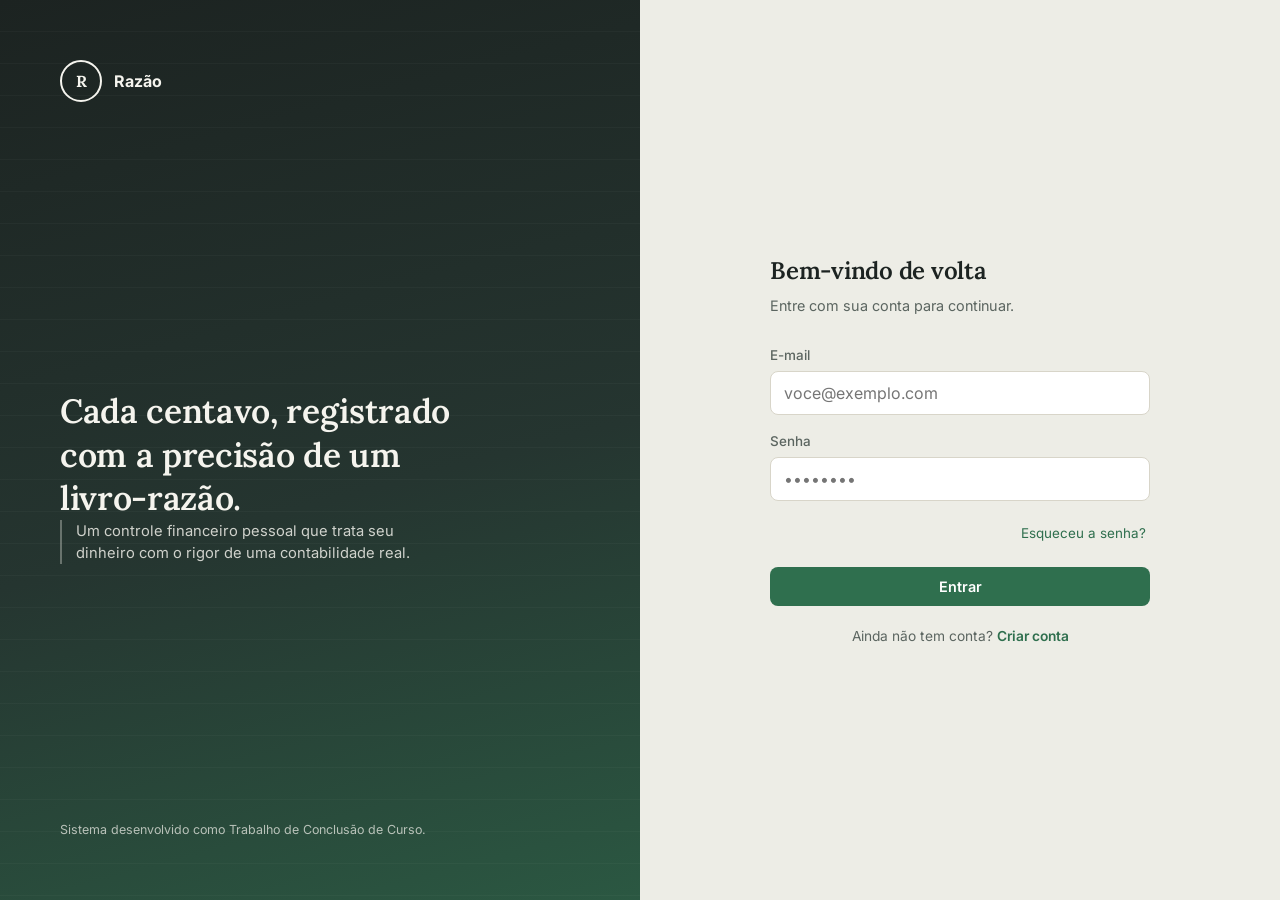
<file: controle de gastos/controle-gastos/index.html>
<!DOCTYPE html>
<html lang="pt-BR">
<head>
  <meta charset="UTF-8">
  <title>Razão — Controle de Gastos Pessoais</title>
  <meta http-equiv="refresh" content="0; url=pages/login.html">
</head>
<body>
  <script src="js/storage.js"></script>
  <script>
    // Se já existir sessão ativa, pula direto para a área correta
    const sessao = Storage.getSession();
    if (sessao) {
      const usuario = Storage.getCurrentUser();
      if (usuario) {
        window.location.replace(usuario.tipo === 'admin' ? 'pages/admin.html' : 'pages/dashboard.html');
      } else {
        window.location.replace('pages/login.html');
      }
    } else {
      window.location.replace('pages/login.html');
    }
  </script>
  <noscript>
    <meta http-equiv="refresh" content="0; url=pages/login.html">
  </noscript>
</body>
</html>
</file>
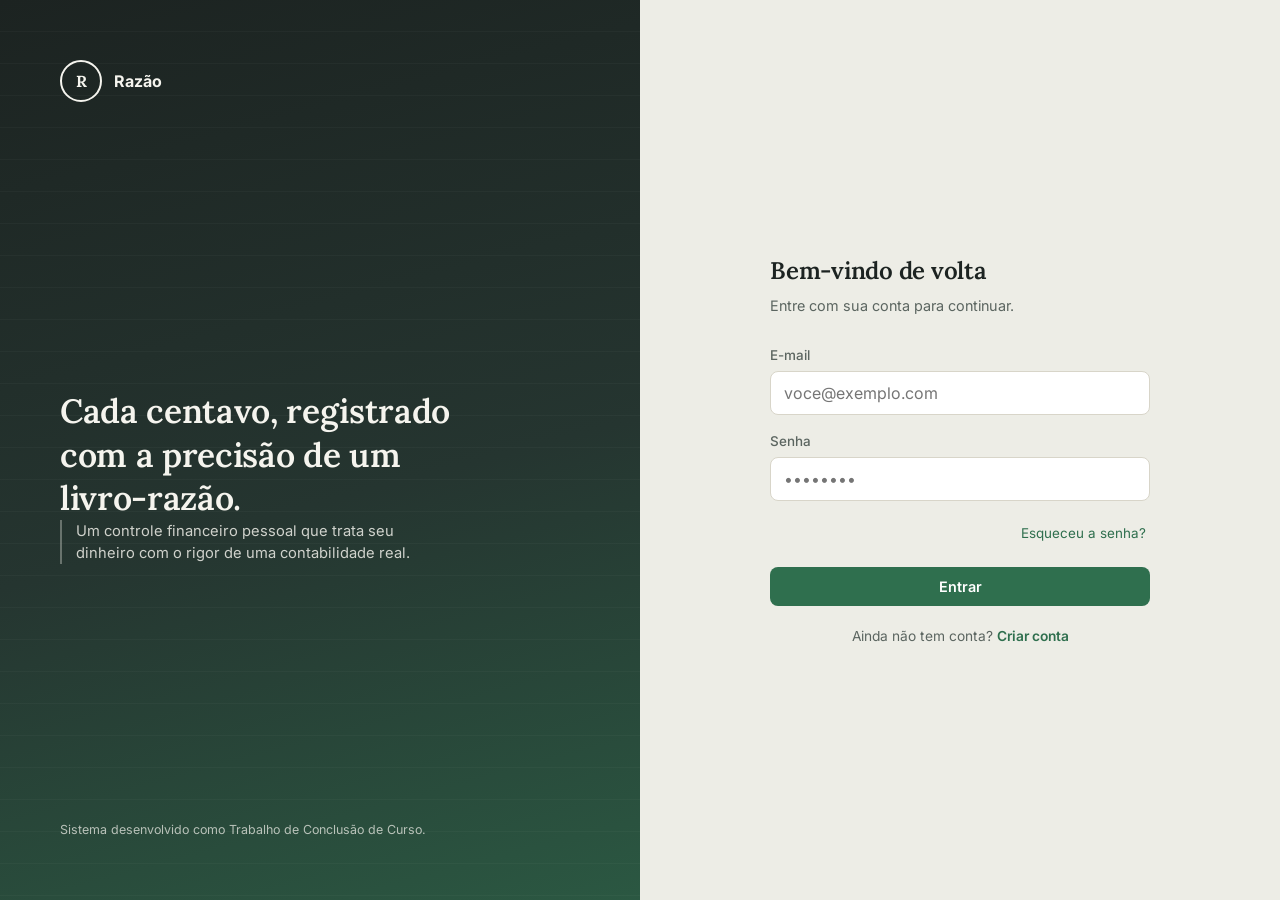
<file: controle de gastos/controle-gastos/pages/admin.html>
<!DOCTYPE html>
<html lang="pt-BR" data-tema="light">
<head>
  <meta charset="UTF-8">
  <meta name="viewport" content="width=device-width, initial-scale=1.0">
  <title>Painel Admin — Razão</title>
  <link rel="stylesheet" href="../css/style.css">
  <link rel="stylesheet" href="../css/components.css">
  <link rel="stylesheet" href="../css/admin.css">
  <link rel="stylesheet" href="../css/responsive.css">
</head>
<body data-pagina="admin" data-titulo="Painel Administrativo" data-subtitulo="Visão geral do sistema">
  <div class="app-shell">
    <aside class="sidebar" id="sidebar"></aside>

    <div class="conteudo">
      <header class="topo" id="topo"></header>

      <main class="pagina">
        <section class="grade-cards" id="cards-admin"></section>

        <div class="abas-admin">
          <button class="aba-admin aba-admin--ativa" data-aba="usuarios">Usuários</button>
          <button class="aba-admin" data-aba="categorias">Categorias</button>
        </div>

        <!-- Aba: usuários -->
        <div class="card painel-aba" id="aba-usuarios">
          <div class="tabela-wrap">
            <table class="tabela">
              <thead>
                <tr>
                  <th>Nome</th>
                  <th>E-mail</th>
                  <th>Tipo</th>
                  <th>Cadastro</th>
                  <th>Status</th>
                  <th></th>
                </tr>
              </thead>
              <tbody id="corpo-tabela-usuarios"></tbody>
            </table>
          </div>
        </div>

        <!-- Aba: categorias -->
        <div class="card painel-aba" id="aba-categorias" style="display:none;">
          <div style="display:flex; justify-content:space-between; align-items:center; margin-bottom:16px;">
            <p style="color:var(--cor-texto-suave); font-size:0.85rem; max-width:460px;">
              Gerenciamento de categorias (demonstração de interface). As categorias padrão do sistema
              são usadas nos formulários de receitas e despesas.
            </p>
            <button class="botao botao--primario" id="botao-nova-categoria" style="white-space:nowrap;">+ Nova categoria</button>
          </div>

          <h4 style="font-size:0.85rem; margin-bottom:10px; color:var(--cor-texto-suave);">Categorias de despesa</h4>
          <div class="lista-categorias" id="lista-categorias-despesa"></div>

          <h4 style="font-size:0.85rem; margin:20px 0 10px; color:var(--cor-texto-suave);">Categorias de receita</h4>
          <div class="lista-categorias" id="lista-categorias-receita"></div>
        </div>
      </main>
    </div>
  </div>

  <!-- Modal: nova categoria (demonstração) -->
  <div class="modal-fundo" id="modal-categoria">
    <div class="modal" style="max-width:380px;">
      <div class="modal-cabecalho">
        <h3>Nova categoria</h3>
        <button class="modal-fechar" data-fechar-modal="modal-categoria">✕</button>
      </div>
      <form id="form-categoria">
        <div class="campo" id="campo-categoria-nome">
          <label for="categoria-nome">Nome da categoria</label>
          <input type="text" id="categoria-nome" required>
          <span class="campo-erro">Informe um nome.</span>
        </div>
        <div class="campo">
          <label for="categoria-tipo">Aplicar em</label>
          <select id="categoria-tipo">
            <option value="despesa">Despesas</option>
            <option value="receita">Receitas</option>
          </select>
        </div>
        <div class="modal-rodape">
          <button type="button" class="botao botao--secundario" data-fechar-modal="modal-categoria">Cancelar</button>
          <button type="submit" class="botao botao--primario">Adicionar</button>
        </div>
      </form>
    </div>
  </div>

  <script src="../js/storage.js"></script>
  <script src="../js/utils.js"></script>
  <script src="../js/app.js"></script>
  <script src="../js/admin.js"></script>
</body>
</html>
</file>
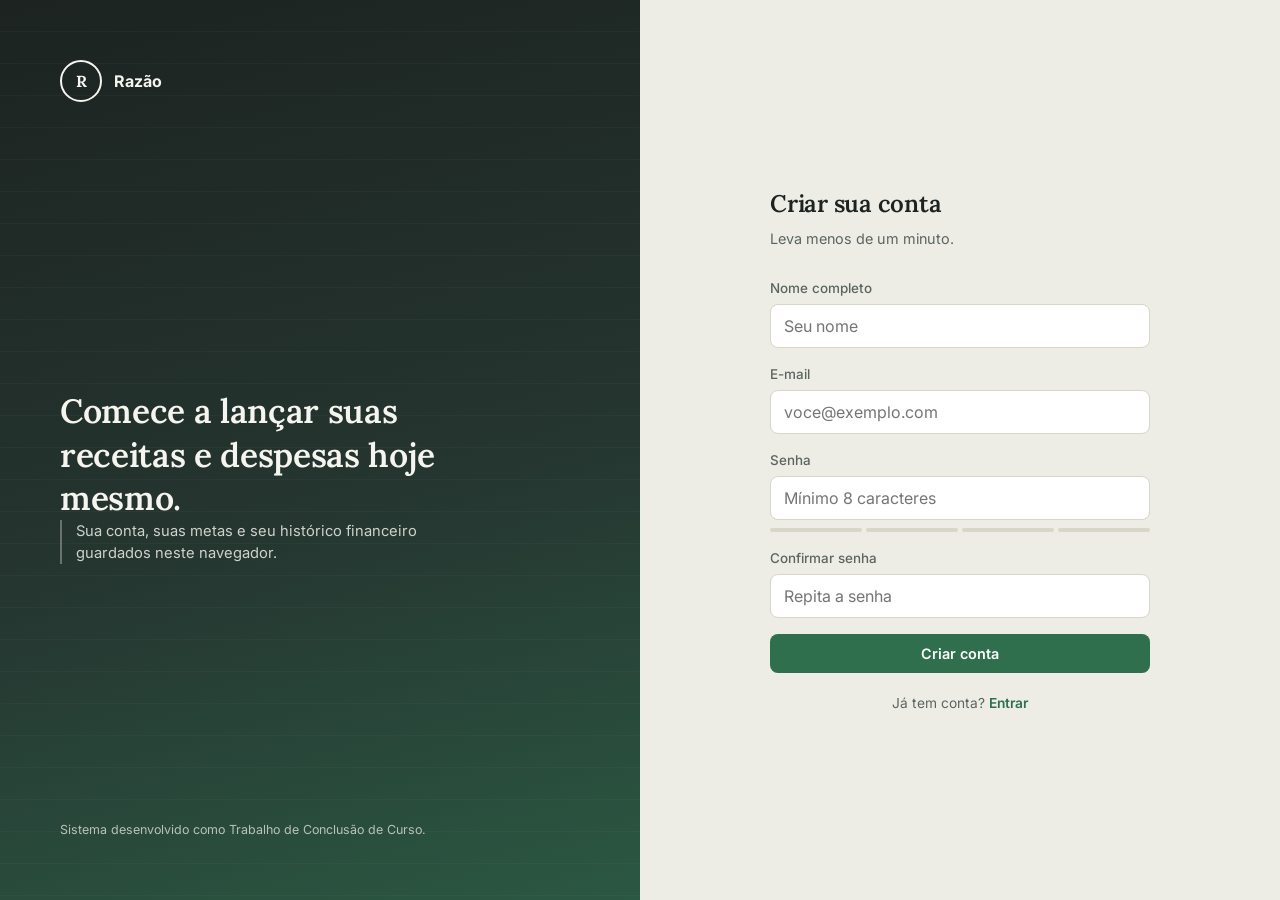
<file: controle de gastos/controle-gastos/pages/cadastro.html>
<!DOCTYPE html>
<html lang="pt-BR" data-tema="light">
<head>
  <meta charset="UTF-8">
  <meta name="viewport" content="width=device-width, initial-scale=1.0">
  <title>Criar conta — Razão</title>
  <link rel="stylesheet" href="../css/style.css">
  <link rel="stylesheet" href="../css/components.css">
  <link rel="stylesheet" href="../css/login.css">
  <link rel="stylesheet" href="../css/responsive.css">
</head>
<body>
  <div class="tela-auth">
    <aside class="auth-vitrine">
      <div class="auth-vitrine__marca">
        <div class="auth-vitrine__selo">R</div>
        <strong>Razão</strong>
      </div>
      <div>
        <h2 class="auth-vitrine__titulo">Comece a lançar suas receitas e despesas hoje mesmo.</h2>
        <p class="auth-vitrine__citacao">Sua conta, suas metas e seu histórico financeiro guardados neste navegador.</p>
      </div>
      <p style="font-size:0.78rem; opacity:0.7; position:relative;">Sistema desenvolvido como Trabalho de Conclusão de Curso.</p>
    </aside>

    <div class="auth-form-lado">
      <div class="auth-caixa">
        <h1>Criar sua conta</h1>
        <p class="subtitulo">Leva menos de um minuto.</p>

        <form id="form-cadastro" novalidate>
          <div class="campo" id="campo-nome">
            <label for="nome">Nome completo</label>
            <input type="text" id="nome" name="nome" placeholder="Seu nome" autocomplete="name" required>
            <span class="campo-erro">Informe seu nome.</span>
          </div>

          <div class="campo" id="campo-email">
            <label for="email">E-mail</label>
            <input type="email" id="email" name="email" placeholder="voce@exemplo.com" autocomplete="email" required>
            <span class="campo-erro">E-mail inválido ou já cadastrado.</span>
          </div>

          <div class="campo" id="campo-senha">
            <label for="senha">Senha</label>
            <input type="password" id="senha" name="senha" placeholder="Mínimo 8 caracteres" autocomplete="new-password" required>
            <div class="forca-senha"><span></span><span></span><span></span><span></span></div>
            <span class="campo-erro">A senha deve ter pelo menos 8 caracteres.</span>
          </div>

          <div class="campo" id="campo-confirmar-senha">
            <label for="confirmar-senha">Confirmar senha</label>
            <input type="password" id="confirmar-senha" name="confirmar-senha" placeholder="Repita a senha" autocomplete="new-password" required>
            <span class="campo-erro">As senhas não coincidem.</span>
          </div>

          <button type="submit" class="botao botao--primario botao--bloco">Criar conta</button>
        </form>

        <p class="auth-rodape">Já tem conta? <a href="login.html" style="color:var(--cor-receita); font-weight:600;">Entrar</a></p>
      </div>
    </div>
  </div>

  <script src="../js/storage.js"></script>
  <script src="../js/utils.js"></script>
  <script src="../js/cadastro.js"></script>
</body>
</html>
</file>
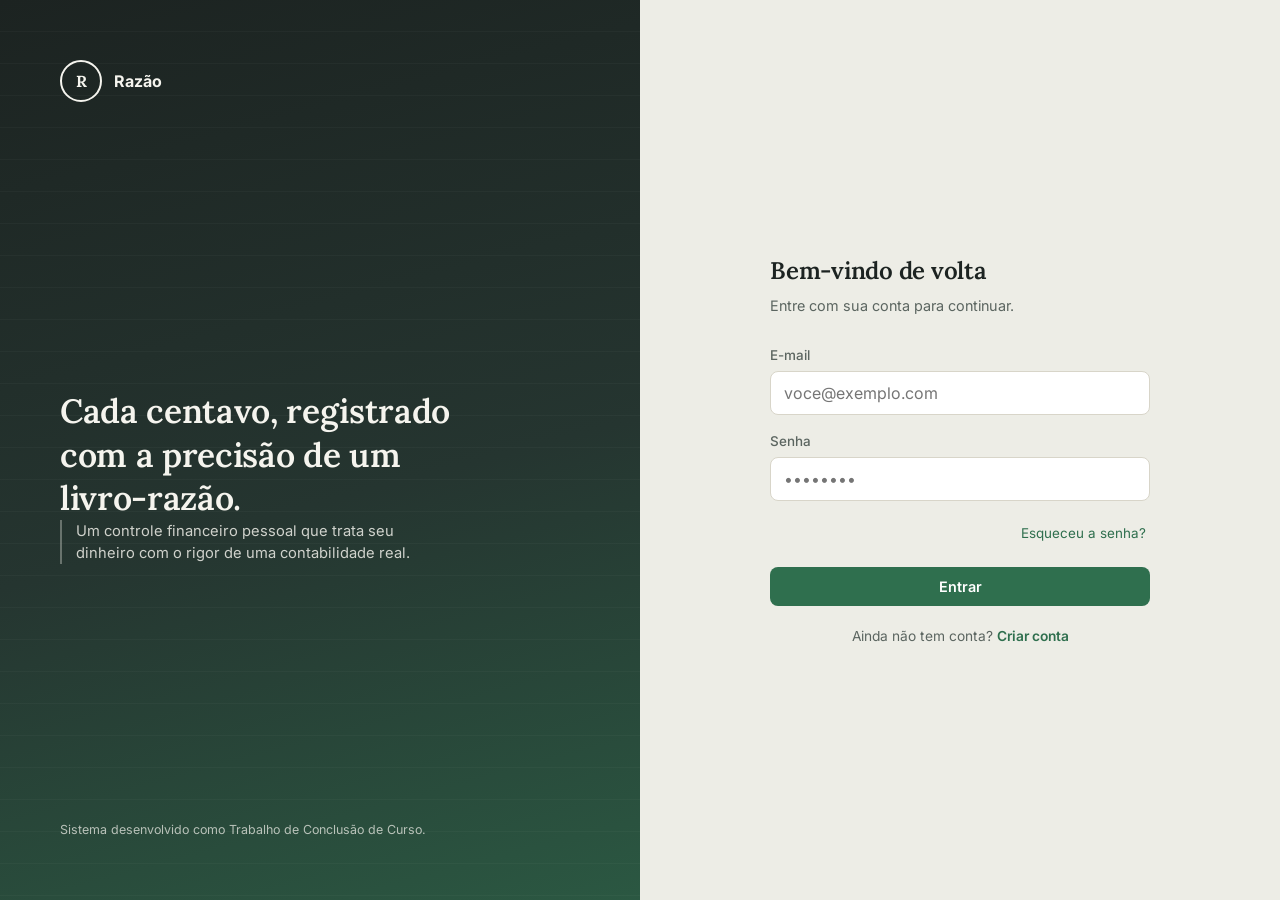
<file: controle de gastos/controle-gastos/pages/despesas.html>
<!DOCTYPE html>
<html lang="pt-BR" data-tema="light">
<head>
  <meta charset="UTF-8">
  <meta name="viewport" content="width=device-width, initial-scale=1.0">
  <title>Despesas — Razão</title>
  <link rel="stylesheet" href="../css/style.css">
  <link rel="stylesheet" href="../css/components.css">
  <link rel="stylesheet" href="../css/responsive.css">
</head>
<body data-pagina="despesas" data-titulo="Despesas" data-subtitulo="Gerencie suas saídas financeiras">
  <div class="app-shell">
    <aside class="sidebar" id="sidebar"></aside>

    <div class="conteudo">
      <header class="topo" id="topo"></header>

      <main class="pagina">
        <div style="display:flex; justify-content:flex-end; margin-bottom:16px;">
          <button class="botao botao--primario" id="botao-nova-despesa">+ Nova despesa</button>
        </div>

        <div class="card">
          <div class="barra-filtros">
            <div class="campo-busca">
              <input type="text" id="busca-despesas" placeholder="Pesquisar por descrição...">
            </div>
            <select class="select-filtro" id="filtro-categoria-despesa">
              <option value="">Todas as categorias</option>
              <option>Alimentação</option>
              <option>Transporte</option>
              <option>Saúde</option>
              <option>Educação</option>
              <option>Lazer</option>
              <option>Moradia</option>
              <option>Contas</option>
              <option>Investimentos</option>
              <option>Outros</option>
            </select>
            <select class="select-filtro" id="filtro-pagamento-despesa">
              <option value="">Toda forma de pagamento</option>
              <option>PIX</option>
              <option>Dinheiro</option>
              <option>Cartão de Crédito</option>
              <option>Cartão de Débito</option>
              <option>Boleto</option>
            </select>
          </div>

          <div class="tabela-wrap">
            <table class="tabela">
              <thead>
                <tr>
                  <th>Descrição</th>
                  <th>Categoria</th>
                  <th>Pagamento</th>
                  <th>Data</th>
                  <th>Valor</th>
                  <th></th>
                </tr>
              </thead>
              <tbody id="corpo-tabela-despesas"></tbody>
            </table>
          </div>

          <div id="estado-vazio-despesas" style="display:none;" class="estado-vazio">
            <h3>Nenhuma despesa encontrada</h3>
            <p>Cadastre sua primeira despesa ou ajuste os filtros de busca.</p>
          </div>

          <div class="paginacao" id="paginacao-despesas"></div>
        </div>
      </main>
    </div>
  </div>

  <!-- Modal: nova/editar despesa -->
  <div class="modal-fundo" id="modal-despesa">
    <div class="modal">
      <div class="modal-cabecalho">
        <h3 id="titulo-modal-despesa">Nova despesa</h3>
        <button class="modal-fechar" data-fechar-modal="modal-despesa">✕</button>
      </div>
      <form id="form-despesa">
        <input type="hidden" id="despesa-id">

        <div class="campo" id="campo-despesa-descricao">
          <label for="despesa-descricao">Descrição</label>
          <input type="text" id="despesa-descricao" placeholder="Ex: Supermercado" required>
          <span class="campo-erro">Informe uma descrição.</span>
        </div>

        <div class="linha-campos">
          <div class="campo" id="campo-despesa-valor">
            <label for="despesa-valor">Valor (R$)</label>
            <input type="number" id="despesa-valor" min="0.01" step="0.01" placeholder="0,00" required>
            <span class="campo-erro">Informe um valor maior que zero.</span>
          </div>
          <div class="campo" id="campo-despesa-data">
            <label for="despesa-data">Data</label>
            <input type="date" id="despesa-data" required>
            <span class="campo-erro">Informe uma data válida (não futura).</span>
          </div>
        </div>

        <div class="linha-campos">
          <div class="campo" id="campo-despesa-categoria">
            <label for="despesa-categoria">Categoria</label>
            <select id="despesa-categoria" required>
              <option value="">Selecione...</option>
              <option>Alimentação</option>
              <option>Transporte</option>
              <option>Saúde</option>
              <option>Educação</option>
              <option>Lazer</option>
              <option>Moradia</option>
              <option>Contas</option>
              <option>Investimentos</option>
              <option>Outros</option>
            </select>
            <span class="campo-erro">Selecione uma categoria.</span>
          </div>
          <div class="campo" id="campo-despesa-pagamento">
            <label for="despesa-pagamento">Forma de pagamento</label>
            <select id="despesa-pagamento" required>
              <option value="">Selecione...</option>
              <option>PIX</option>
              <option>Dinheiro</option>
              <option>Cartão de Crédito</option>
              <option>Cartão de Débito</option>
              <option>Boleto</option>
            </select>
            <span class="campo-erro">Selecione a forma de pagamento.</span>
          </div>
        </div>

        <div class="modal-rodape">
          <button type="button" class="botao botao--secundario" data-fechar-modal="modal-despesa">Cancelar</button>
          <button type="submit" class="botao botao--primario">Salvar despesa</button>
        </div>
      </form>
    </div>
  </div>

  <!-- Modal: confirmar exclusão -->
  <div class="modal-fundo" id="modal-excluir-despesa">
    <div class="modal" style="max-width:380px;">
      <div class="modal-cabecalho">
        <h3>Excluir despesa</h3>
        <button class="modal-fechar" data-fechar-modal="modal-excluir-despesa">✕</button>
      </div>
      <p style="font-size:0.9rem; color:var(--cor-texto-suave);">Tem certeza que deseja excluir esta despesa? Esta ação não pode ser desfeita.</p>
      <div class="modal-rodape">
        <button type="button" class="botao botao--secundario" data-fechar-modal="modal-excluir-despesa">Cancelar</button>
        <button type="button" class="botao botao--perigo" id="botao-confirmar-exclusao-despesa">Excluir</button>
      </div>
    </div>
  </div>

  <script src="../js/storage.js"></script>
  <script src="../js/utils.js"></script>
  <script src="../js/app.js"></script>
  <script src="../js/despesas.js"></script>
</body>
</html>
</file>
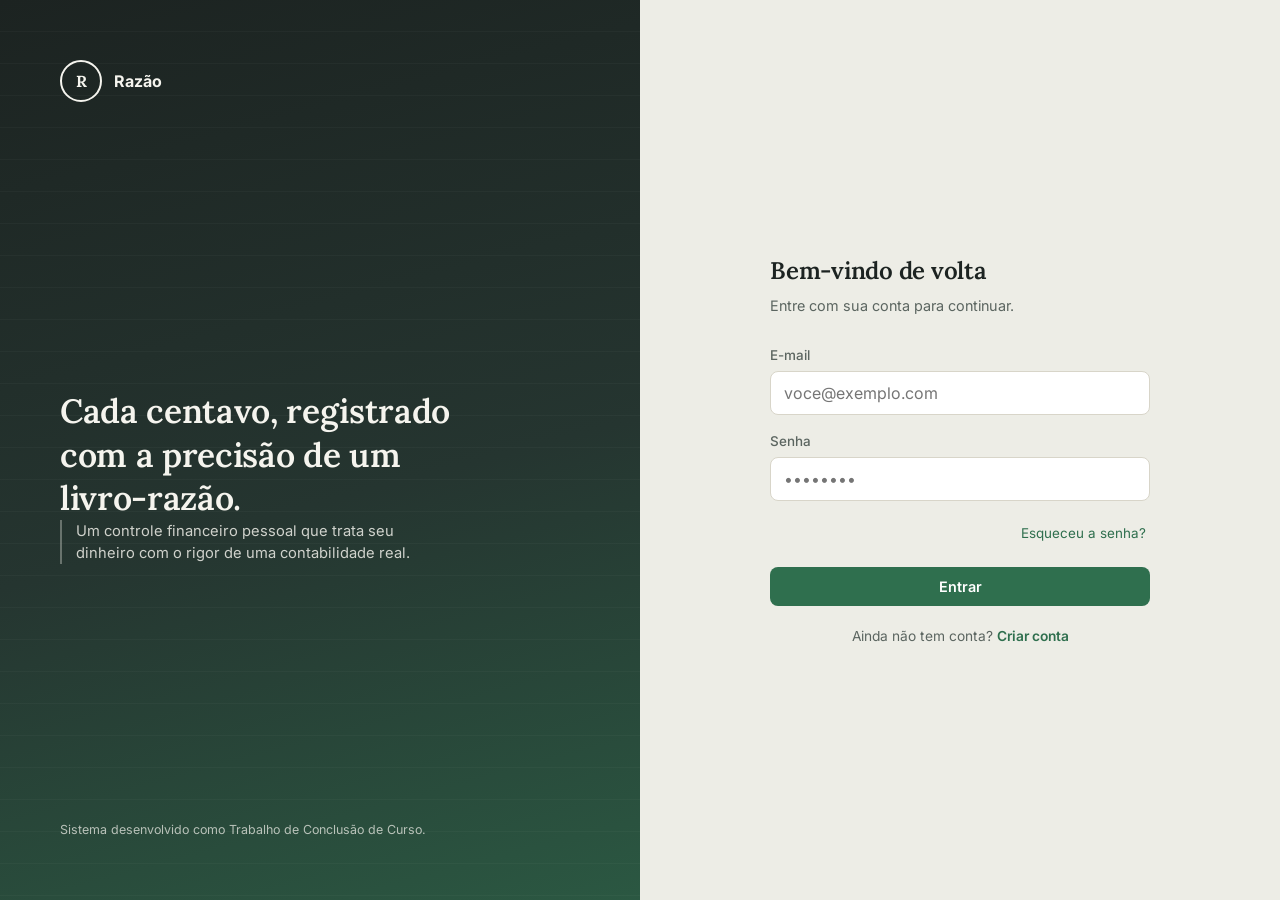
<file: controle de gastos/controle-gastos/pages/login.html>
<!DOCTYPE html>
<html lang="pt-BR" data-tema="light">
<head>
  <meta charset="UTF-8">
  <meta name="viewport" content="width=device-width, initial-scale=1.0">
  <title>Entrar — Razão</title>
  <link rel="stylesheet" href="../css/style.css">
  <link rel="stylesheet" href="../css/components.css">
  <link rel="stylesheet" href="../css/login.css">
  <link rel="stylesheet" href="../css/responsive.css">
</head>
<body>
  <div class="tela-auth">
    <aside class="auth-vitrine">
      <div class="auth-vitrine__marca">
        <div class="auth-vitrine__selo">R</div>
        <strong>Razão</strong>
      </div>
      <div>
        <h2 class="auth-vitrine__titulo">Cada centavo, registrado com a precisão de um livro-razão.</h2>
        <p class="auth-vitrine__citacao">Um controle financeiro pessoal que trata seu dinheiro com o rigor de uma contabilidade real.</p>
      </div>
      <p style="font-size:0.78rem; opacity:0.7; position:relative;">Sistema desenvolvido como Trabalho de Conclusão de Curso.</p>
    </aside>

    <div class="auth-form-lado">
      <div class="auth-caixa">
        <h1>Bem-vindo de volta</h1>
        <p class="subtitulo">Entre com sua conta para continuar.</p>

        <form id="form-login" novalidate>
          <div class="campo" id="campo-email">
            <label for="email">E-mail</label>
            <input type="email" id="email" name="email" placeholder="voce@exemplo.com" autocomplete="username" required>
            <span class="campo-erro">Informe um e-mail válido.</span>
          </div>

          <div class="campo" id="campo-senha">
            <label for="senha">Senha</label>
            <input type="password" id="senha" name="senha" placeholder="••••••••" autocomplete="current-password" required>
            <span class="campo-erro">A senha deve ter pelo menos 8 caracteres.</span>
          </div>

          <div style="display:flex; justify-content:flex-end; margin-bottom:18px;">
            <a href="recuperar-senha.html" class="botao--texto" style="font-size:0.84rem;">Esqueceu a senha?</a>
          </div>

          <button type="submit" class="botao botao--primario botao--bloco">Entrar</button>
        </form>

        <p class="auth-rodape">Ainda não tem conta? <a href="cadastro.html" style="color:var(--cor-receita); font-weight:600;">Criar conta</a></p>
      </div>
    </div>
  </div>

  <script src="../js/storage.js"></script>
  <script src="../js/utils.js"></script>
  <script src="../js/login.js"></script>
</body>
</html>
</file>
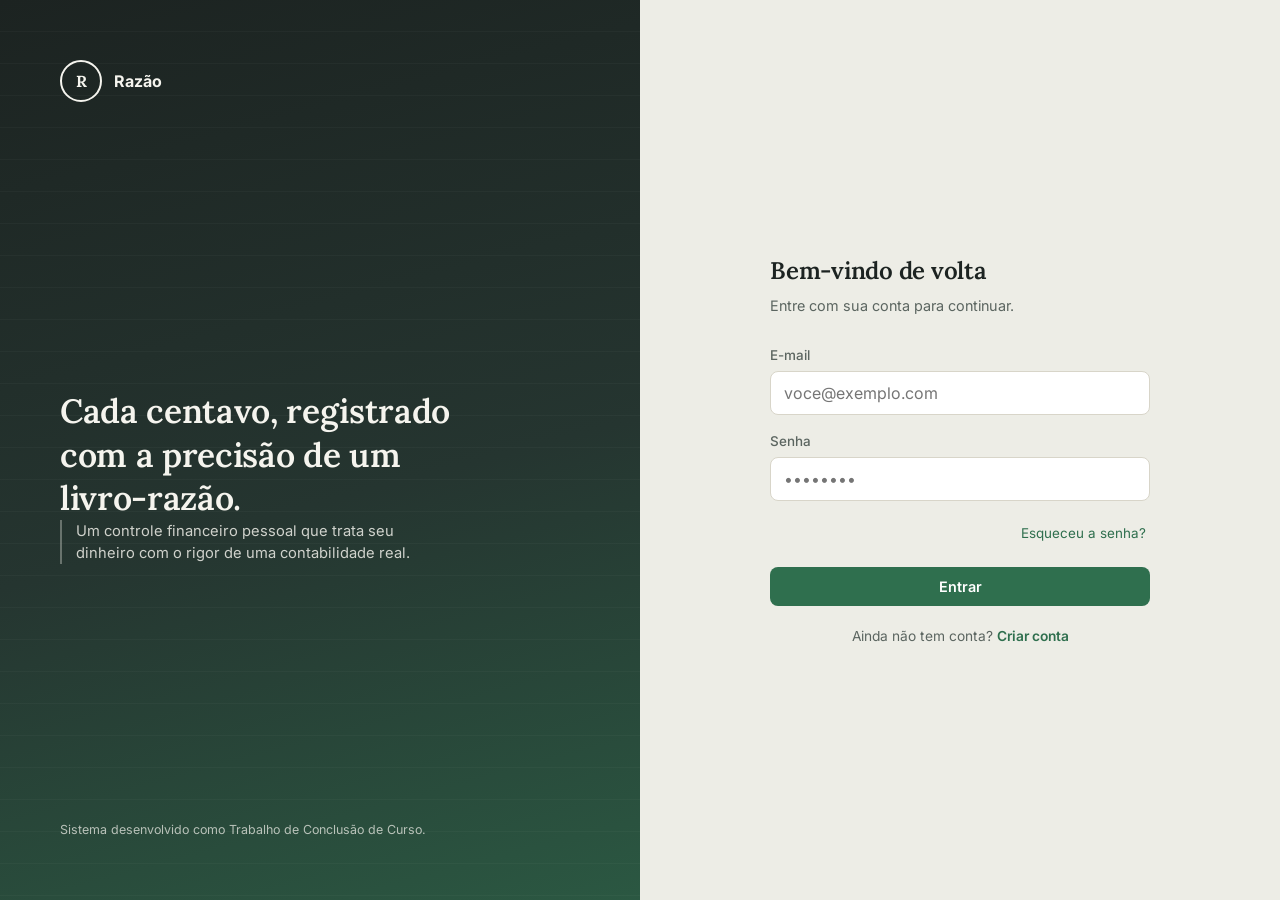
<file: controle de gastos/controle-gastos/pages/metas.html>
<!DOCTYPE html>
<html lang="pt-BR" data-tema="light">
<head>
  <meta charset="UTF-8">
  <meta name="viewport" content="width=device-width, initial-scale=1.0">
  <title>Metas — Razão</title>
  <link rel="stylesheet" href="../css/style.css">
  <link rel="stylesheet" href="../css/components.css">
  <link rel="stylesheet" href="../css/metas.css">
  <link rel="stylesheet" href="../css/responsive.css">
</head>
<body data-pagina="metas" data-titulo="Metas financeiras" data-subtitulo="Defina objetivos e acompanhe seu progresso">
  <div class="app-shell">
    <aside class="sidebar" id="sidebar"></aside>

    <div class="conteudo">
      <header class="topo" id="topo"></header>

      <main class="pagina">
        <div style="display:flex; justify-content:flex-end; margin-bottom:16px;">
          <button class="botao botao--primario" id="botao-nova-meta">+ Nova meta</button>
        </div>

        <div class="grade-metas" id="grade-metas"></div>

        <div id="estado-vazio-metas" style="display:none;" class="estado-vazio card">
          <h3>Nenhuma meta criada ainda</h3>
          <p>Defina um objetivo financeiro, como "Reserva de emergência" ou "Viagem", e acompanhe seu progresso aqui.</p>
        </div>
      </main>
    </div>
  </div>

  <!-- Modal: nova/editar meta -->
  <div class="modal-fundo" id="modal-meta">
    <div class="modal">
      <div class="modal-cabecalho">
        <h3 id="titulo-modal-meta">Nova meta</h3>
        <button class="modal-fechar" data-fechar-modal="modal-meta">✕</button>
      </div>
      <form id="form-meta">
        <input type="hidden" id="meta-id">

        <div class="campo" id="campo-meta-descricao">
          <label for="meta-descricao">Nome da meta</label>
          <input type="text" id="meta-descricao" placeholder="Ex: Reserva de emergência" required>
          <span class="campo-erro">Informe um nome para a meta.</span>
        </div>

        <div class="linha-campos">
          <div class="campo" id="campo-meta-valor-alvo">
            <label for="meta-valor-alvo">Valor alvo (R$)</label>
            <input type="number" id="meta-valor-alvo" min="0.01" step="0.01" placeholder="0,00" required>
            <span class="campo-erro">Informe um valor maior que zero.</span>
          </div>
          <div class="campo" id="campo-meta-valor-atual">
            <label for="meta-valor-atual">Valor já guardado (R$)</label>
            <input type="number" id="meta-valor-atual" min="0" step="0.01" placeholder="0,00">
            <span class="campo-erro">O valor guardado não pode ser negativo.</span>
          </div>
        </div>

        <div class="campo" id="campo-meta-prazo">
          <label for="meta-prazo">Prazo (opcional)</label>
          <input type="date" id="meta-prazo">
          <span class="campo-erro">Informe uma data válida.</span>
        </div>

        <div class="modal-rodape">
          <button type="button" class="botao botao--secundario" data-fechar-modal="modal-meta">Cancelar</button>
          <button type="submit" class="botao botao--primario">Salvar meta</button>
        </div>
      </form>
    </div>
  </div>

  <!-- Modal: adicionar valor à meta -->
  <div class="modal-fundo" id="modal-aporte">
    <div class="modal" style="max-width:380px;">
      <div class="modal-cabecalho">
        <h3>Adicionar valor</h3>
        <button class="modal-fechar" data-fechar-modal="modal-aporte">✕</button>
      </div>
      <form id="form-aporte">
        <input type="hidden" id="aporte-meta-id">
        <div class="campo" id="campo-aporte-valor">
          <label for="aporte-valor">Valor a adicionar (R$)</label>
          <input type="number" id="aporte-valor" min="0.01" step="0.01" placeholder="0,00" required>
          <span class="campo-erro">Informe um valor maior que zero.</span>
        </div>
        <div class="modal-rodape">
          <button type="button" class="botao botao--secundario" data-fechar-modal="modal-aporte">Cancelar</button>
          <button type="submit" class="botao botao--primario">Adicionar</button>
        </div>
      </form>
    </div>
  </div>

  <!-- Modal: confirmar exclusão -->
  <div class="modal-fundo" id="modal-excluir-meta">
    <div class="modal" style="max-width:380px;">
      <div class="modal-cabecalho">
        <h3>Excluir meta</h3>
        <button class="modal-fechar" data-fechar-modal="modal-excluir-meta">✕</button>
      </div>
      <p style="font-size:0.9rem; color:var(--cor-texto-suave);">Tem certeza que deseja excluir esta meta? Esta ação não pode ser desfeita.</p>
      <div class="modal-rodape">
        <button type="button" class="botao botao--secundario" data-fechar-modal="modal-excluir-meta">Cancelar</button>
        <button type="button" class="botao botao--perigo" id="botao-confirmar-exclusao-meta">Excluir</button>
      </div>
    </div>
  </div>

  <script src="../js/storage.js"></script>
  <script src="../js/utils.js"></script>
  <script src="../js/app.js"></script>
  <script src="../js/metas.js"></script>
</body>
</html>
</file>
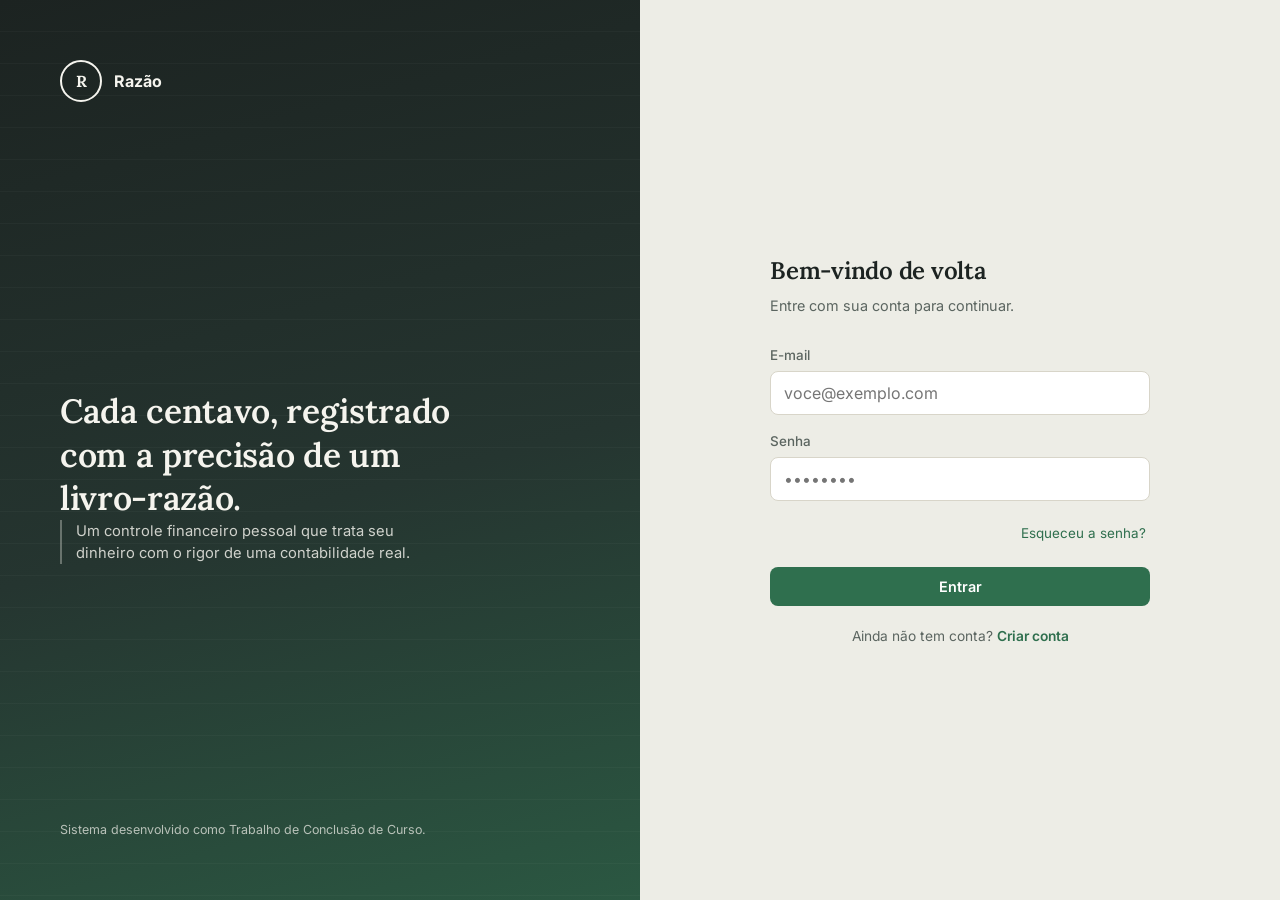
<file: controle de gastos/controle-gastos/pages/perfil.html>
<!DOCTYPE html>
<html lang="pt-BR" data-tema="light">
<head>
  <meta charset="UTF-8">
  <meta name="viewport" content="width=device-width, initial-scale=1.0">
  <title>Perfil — Razão</title>
  <link rel="stylesheet" href="../css/style.css">
  <link rel="stylesheet" href="../css/components.css">
  <link rel="stylesheet" href="../css/perfil.css">
  <link rel="stylesheet" href="../css/responsive.css">
</head>
<body data-pagina="perfil" data-titulo="Perfil" data-subtitulo="Gerencie os dados da sua conta">
  <div class="app-shell">
    <aside class="sidebar" id="sidebar"></aside>

    <div class="conteudo">
      <header class="topo" id="topo"></header>

      <main class="pagina">
        <div class="grade-perfil">
          <div>
            <div class="card" style="margin-bottom:18px;">
              <h3 style="margin-bottom:18px;">Dados pessoais</h3>
              <form id="form-perfil">
                <div class="campo" id="campo-perfil-nome">
                  <label for="perfil-nome">Nome completo</label>
                  <input type="text" id="perfil-nome" required>
                  <span class="campo-erro">Informe seu nome.</span>
                </div>
                <div class="campo" id="campo-perfil-email">
                  <label for="perfil-email">E-mail</label>
                  <input type="email" id="perfil-email" required>
                  <span class="campo-erro">E-mail inválido ou já usado por outra conta.</span>
                </div>
                <button type="submit" class="botao botao--primario">Salvar alterações</button>
              </form>
            </div>

            <div class="card">
              <h3 style="margin-bottom:18px;">Alterar senha</h3>
              <form id="form-senha">
                <div class="campo" id="campo-senha-atual">
                  <label for="senha-atual">Senha atual</label>
                  <input type="password" id="senha-atual" required>
                  <span class="campo-erro">Senha atual incorreta.</span>
                </div>
                <div class="linha-campos">
                  <div class="campo" id="campo-nova-senha">
                    <label for="nova-senha">Nova senha</label>
                    <input type="password" id="nova-senha" required>
                    <span class="campo-erro">Mínimo de 8 caracteres.</span>
                  </div>
                  <div class="campo" id="campo-confirmar-nova-senha">
                    <label for="confirmar-nova-senha">Confirmar nova senha</label>
                    <input type="password" id="confirmar-nova-senha" required>
                    <span class="campo-erro">As senhas não coincidem.</span>
                  </div>
                </div>
                <button type="submit" class="botao botao--secundario">Atualizar senha</button>
              </form>
            </div>
          </div>

          <div>
            <div class="card" style="text-align:center; margin-bottom:18px;">
              <div class="avatar-circulo" id="perfil-iniciais" style="width:64px;height:64px;font-size:1.3rem;margin:0 auto 14px;"></div>
              <h3 id="perfil-nome-exibicao"></h3>
              <p style="color:var(--cor-texto-suave); font-size:0.85rem; margin-top:4px;" id="perfil-email-exibicao"></p>
              <p style="color:var(--cor-texto-suave); font-size:0.78rem; margin-top:10px;" id="perfil-membro-desde"></p>
            </div>

            <div class="card" style="text-align:center;">
              <h3 style="margin-bottom:6px; font-size:0.95rem;">Aparência</h3>
              <p style="color:var(--cor-texto-suave); font-size:0.82rem; margin-bottom:14px;">Escolha entre tema claro ou escuro.</p>
              <button class="botao botao--secundario botao--bloco" id="botao-alternar-tema-perfil">Alternar tema</button>
            </div>
          </div>
        </div>
      </main>
    </div>
  </div>

  <script src="../js/storage.js"></script>
  <script src="../js/utils.js"></script>
  <script src="../js/app.js"></script>
  <script src="../js/perfil.js"></script>
</body>
</html>
</file>
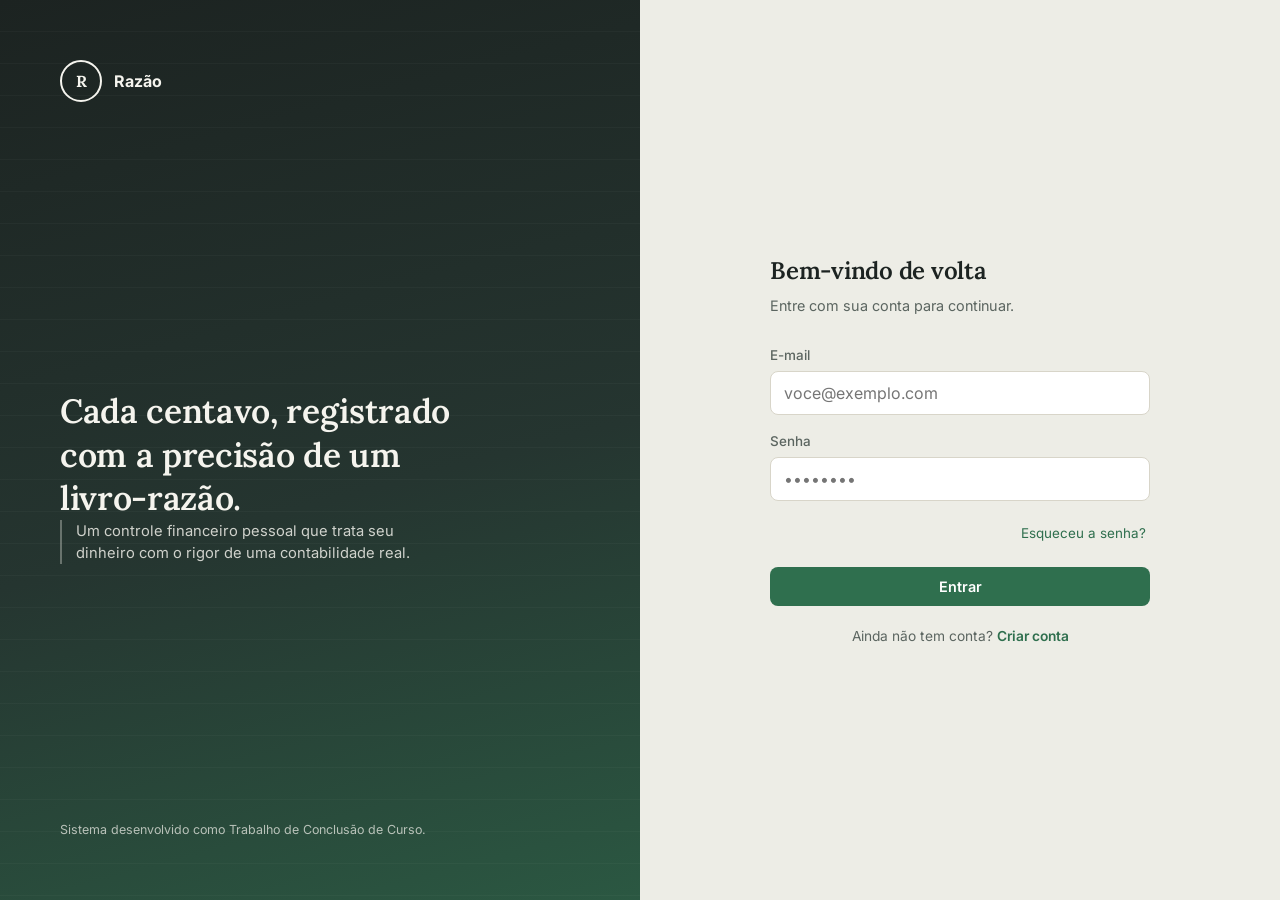
<file: controle de gastos/controle-gastos/pages/receitas.html>
<!DOCTYPE html>
<html lang="pt-BR" data-tema="light">
<head>
  <meta charset="UTF-8">
  <meta name="viewport" content="width=device-width, initial-scale=1.0">
  <title>Receitas — Razão</title>
  <link rel="stylesheet" href="../css/style.css">
  <link rel="stylesheet" href="../css/components.css">
  <link rel="stylesheet" href="../css/responsive.css">
</head>
<body data-pagina="receitas" data-titulo="Receitas" data-subtitulo="Gerencie suas entradas financeiras">
  <div class="app-shell">
    <aside class="sidebar" id="sidebar"></aside>

    <div class="conteudo">
      <header class="topo" id="topo"></header>

      <main class="pagina">
        <div style="display:flex; justify-content:flex-end; margin-bottom:16px;">
          <button class="botao botao--primario" id="botao-nova-receita">+ Nova receita</button>
        </div>

        <div class="card">
          <div class="barra-filtros">
            <div class="campo-busca">
              <input type="text" id="busca-receitas" placeholder="Pesquisar por descrição...">
            </div>
            <select class="select-filtro" id="filtro-categoria-receita">
              <option value="">Todas as categorias</option>
              <option>Salário</option>
              <option>Freelance</option>
              <option>Investimentos</option>
              <option>Presente</option>
              <option>Reembolso</option>
              <option>Outros</option>
            </select>
          </div>

          <div class="tabela-wrap">
            <table class="tabela">
              <thead>
                <tr>
                  <th>Descrição</th>
                  <th>Categoria</th>
                  <th>Data</th>
                  <th>Valor</th>
                  <th></th>
                </tr>
              </thead>
              <tbody id="corpo-tabela-receitas"></tbody>
            </table>
          </div>

          <div id="estado-vazio-receitas" style="display:none;" class="estado-vazio">
            <h3>Nenhuma receita encontrada</h3>
            <p>Cadastre sua primeira receita ou ajuste os filtros de busca.</p>
          </div>

          <div class="paginacao" id="paginacao-receitas"></div>
        </div>
      </main>
    </div>
  </div>

  <!-- Modal: nova/editar receita -->
  <div class="modal-fundo" id="modal-receita">
    <div class="modal">
      <div class="modal-cabecalho">
        <h3 id="titulo-modal-receita">Nova receita</h3>
        <button class="modal-fechar" data-fechar-modal="modal-receita">✕</button>
      </div>
      <form id="form-receita">
        <input type="hidden" id="receita-id">

        <div class="campo" id="campo-receita-descricao">
          <label for="receita-descricao">Descrição</label>
          <input type="text" id="receita-descricao" placeholder="Ex: Salário de julho" required>
          <span class="campo-erro">Informe uma descrição.</span>
        </div>

        <div class="linha-campos">
          <div class="campo" id="campo-receita-valor">
            <label for="receita-valor">Valor (R$)</label>
            <input type="number" id="receita-valor" min="0.01" step="0.01" placeholder="0,00" required>
            <span class="campo-erro">Informe um valor maior que zero.</span>
          </div>
          <div class="campo" id="campo-receita-data">
            <label for="receita-data">Data</label>
            <input type="date" id="receita-data" required>
            <span class="campo-erro">Informe uma data válida (não futura).</span>
          </div>
        </div>

        <div class="campo" id="campo-receita-categoria">
          <label for="receita-categoria">Categoria</label>
          <select id="receita-categoria" required>
            <option value="">Selecione...</option>
            <option>Salário</option>
            <option>Freelance</option>
            <option>Investimentos</option>
            <option>Presente</option>
            <option>Reembolso</option>
            <option>Outros</option>
          </select>
          <span class="campo-erro">Selecione uma categoria.</span>
        </div>

        <div class="modal-rodape">
          <button type="button" class="botao botao--secundario" data-fechar-modal="modal-receita">Cancelar</button>
          <button type="submit" class="botao botao--primario">Salvar receita</button>
        </div>
      </form>
    </div>
  </div>

  <!-- Modal: confirmar exclusão -->
  <div class="modal-fundo" id="modal-excluir-receita">
    <div class="modal" style="max-width:380px;">
      <div class="modal-cabecalho">
        <h3>Excluir receita</h3>
        <button class="modal-fechar" data-fechar-modal="modal-excluir-receita">✕</button>
      </div>
      <p style="font-size:0.9rem; color:var(--cor-texto-suave);">Tem certeza que deseja excluir esta receita? Esta ação não pode ser desfeita.</p>
      <div class="modal-rodape">
        <button type="button" class="botao botao--secundario" data-fechar-modal="modal-excluir-receita">Cancelar</button>
        <button type="button" class="botao botao--perigo" id="botao-confirmar-exclusao-receita">Excluir</button>
      </div>
    </div>
  </div>

  <script src="../js/storage.js"></script>
  <script src="../js/utils.js"></script>
  <script src="../js/app.js"></script>
  <script src="../js/receitas.js"></script>
</body>
</html>
</file>
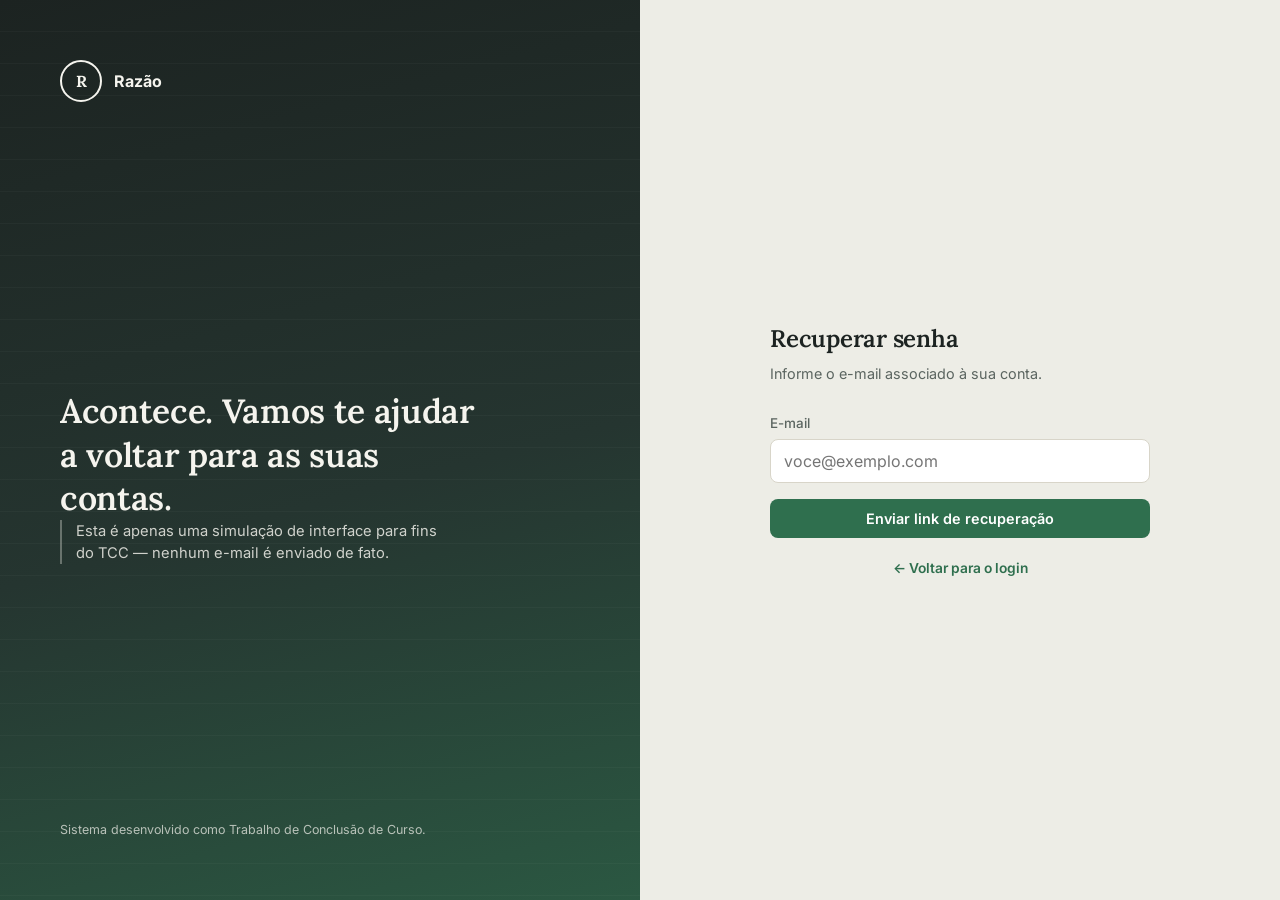
<file: controle de gastos/controle-gastos/pages/recuperar-senha.html>
<!DOCTYPE html>
<html lang="pt-BR" data-tema="light">
<head>
  <meta charset="UTF-8">
  <meta name="viewport" content="width=device-width, initial-scale=1.0">
  <title>Recuperar senha — Razão</title>
  <link rel="stylesheet" href="../css/style.css">
  <link rel="stylesheet" href="../css/components.css">
  <link rel="stylesheet" href="../css/login.css">
  <link rel="stylesheet" href="../css/responsive.css">
</head>
<body>
  <div class="tela-auth">
    <aside class="auth-vitrine">
      <div class="auth-vitrine__marca">
        <div class="auth-vitrine__selo">R</div>
        <strong>Razão</strong>
      </div>
      <div>
        <h2 class="auth-vitrine__titulo">Acontece. Vamos te ajudar a voltar para as suas contas.</h2>
        <p class="auth-vitrine__citacao">Esta é apenas uma simulação de interface para fins do TCC — nenhum e-mail é enviado de fato.</p>
      </div>
      <p style="font-size:0.78rem; opacity:0.7; position:relative;">Sistema desenvolvido como Trabalho de Conclusão de Curso.</p>
    </aside>

    <div class="auth-form-lado">
      <div class="auth-caixa" id="bloco-formulario">
        <h1>Recuperar senha</h1>
        <p class="subtitulo">Informe o e-mail associado à sua conta.</p>

        <form id="form-recuperar" novalidate>
          <div class="campo" id="campo-email">
            <label for="email">E-mail</label>
            <input type="email" id="email" name="email" placeholder="voce@exemplo.com" required>
            <span class="campo-erro">Informe um e-mail válido.</span>
          </div>

          <button type="submit" class="botao botao--primario botao--bloco">Enviar link de recuperação</button>
        </form>

        <p class="auth-rodape"><a href="login.html" style="color:var(--cor-receita); font-weight:600;">← Voltar para o login</a></p>
      </div>

      <div class="auth-caixa" id="bloco-confirmacao" style="display:none; text-align:center;">
        <div style="width:56px;height:56px;border-radius:50%;border:2px solid var(--cor-receita);color:var(--cor-receita);display:flex;align-items:center;justify-content:center;margin:0 auto 18px;font-size:1.4rem;">✓</div>
        <h1>Verifique seu e-mail</h1>
        <p class="subtitulo">Se o e-mail informado existir em nossa base, um link de redefinição foi enviado (simulação de interface).</p>
        <a href="login.html" class="botao botao--secundario botao--bloco" style="margin-top:10px;">Voltar para o login</a>
      </div>
    </div>
  </div>

  <script src="../js/utils.js"></script>
  <script>
    const form = document.getElementById('form-recuperar');
    form.addEventListener('submit', (e) => {
      e.preventDefault();
      const campoEmail = document.getElementById('campo-email');
      const email = document.getElementById('email').value.trim();
      if (!Utils.validarEmail(email)) {
        campoEmail.classList.add('campo--invalido');
        return;
      }
      campoEmail.classList.remove('campo--invalido');
      document.getElementById('bloco-formulario').style.display = 'none';
      document.getElementById('bloco-confirmacao').style.display = 'block';
    });
  </script>
</body>
</html>
</file>
<file: controle de gastos/controle-gastos/css/style.css>
/* ============================================================
   style.css — fundação: reset, tokens de tema, tipografia, layout
   ============================================================ */

@import url('https://fonts.googleapis.com/css2?family=Lora:ital,wght@0,500;0,600;0,700;1,500&family=Inter:wght@400;500;600;700&family=IBM+Plex+Mono:wght@400;500;600&display=swap');

/* ---------- Tokens de tema ---------- */
:root,
[data-tema="light"] {
  --cor-fundo: #EDEDE6;
  --cor-superficie: #FFFFFF;
  --cor-superficie-alt: #F5F4EE;
  --cor-borda: #D8D5C9;
  --cor-texto: #1C2321;
  --cor-texto-suave: #5B6560;
  --cor-receita: #2F6F4E;
  --cor-receita-fundo: #E4EFE8;
  --cor-despesa: #8B3A3A;
  --cor-despesa-fundo: #F3E6E4;
  --cor-destaque: #B8860B;
  --cor-destaque-fundo: #F5EBD3;
  --cor-foco: #2F6F4E;
  --sombra-card: 0 1px 2px rgba(28, 35, 33, 0.06), 0 4px 14px rgba(28, 35, 33, 0.05);
}

[data-tema="dark"] {
  --cor-fundo: #14171A;
  --cor-superficie: #1D2124;
  --cor-superficie-alt: #23282B;
  --cor-borda: #313837;
  --cor-texto: #E8E6DF;
  --cor-texto-suave: #9CA7A2;
  --cor-receita: #4E9A72;
  --cor-receita-fundo: #1C2B23;
  --cor-despesa: #C06561;
  --cor-despesa-fundo: #2E1F1E;
  --cor-destaque: #D4A62E;
  --cor-destaque-fundo: #2B2412;
  --cor-foco: #4E9A72;
  --sombra-card: 0 1px 2px rgba(0, 0, 0, 0.3), 0 4px 16px rgba(0, 0, 0, 0.25);
}

/* ---------- Reset ---------- */
* , *::before, *::after { box-sizing: border-box; margin: 0; padding: 0; }

html { -webkit-text-size-adjust: 100%; }

body {
  background: var(--cor-fundo);
  color: var(--cor-texto);
  font-family: 'Inter', system-ui, sans-serif;
  line-height: 1.5;
  min-height: 100vh;
  transition: background-color 0.25s ease, color 0.25s ease;
}

img { max-width: 100%; display: block; }
a { color: inherit; text-decoration: none; }
ul, ol { list-style: none; }
button { font-family: inherit; cursor: pointer; }
input, select, textarea { font-family: inherit; font-size: inherit; color: inherit; }

h1, h2, h3, h4 {
  font-family: 'Lora', serif;
  font-weight: 600;
  letter-spacing: -0.01em;
}

/* algarismos monetários sempre tabulares e monoespaçados, como num razão contábil */
.valor-monetario, .mono {
  font-family: 'IBM Plex Mono', monospace;
  font-variant-numeric: tabular-nums;
  letter-spacing: -0.02em;
}

:focus-visible {
  outline: 2px solid var(--cor-foco);
  outline-offset: 2px;
}

/* ---------- Régua de ledger (assinatura visual) ---------- */
.ledger-bg {
  background-image: repeating-linear-gradient(
    to bottom,
    transparent,
    transparent 27px,
    var(--cor-borda) 28px
  );
  background-position: 0 4px;
}

/* ---------- Layout: shell com sidebar ---------- */
.app-shell {
  display: grid;
  grid-template-columns: 248px 1fr;
  min-height: 100vh;
}

.sidebar {
  background: var(--cor-superficie);
  border-right: 1px solid var(--cor-borda);
  padding: 20px 14px;
  display: flex;
  flex-direction: column;
  gap: 4px;
  transition: width 0.2s ease, padding 0.2s ease;
  overflow: hidden;
}

.sidebar--recolhida { width: 76px; }
.sidebar--recolhida .menu-item span,
.sidebar--recolhida .marca-nome,
.sidebar--recolhida .marca-subtitulo { display: none; }
.sidebar--recolhida .marca { justify-content: center; }

.app-shell:has(.sidebar--recolhida) {
  grid-template-columns: 76px 1fr;
}

.marca {
  display: flex;
  align-items: center;
  gap: 10px;
  padding: 8px 10px 22px;
  border-bottom: 1px solid var(--cor-borda);
  margin-bottom: 14px;
}

.marca-selo {
  width: 34px;
  height: 34px;
  border-radius: 50%;
  border: 2px solid var(--cor-receita);
  display: flex;
  align-items: center;
  justify-content: center;
  font-family: 'Lora', serif;
  font-weight: 700;
  color: var(--cor-receita);
  flex-shrink: 0;
}

.marca-nome {
  font-family: 'Lora', serif;
  font-weight: 700;
  font-size: 1rem;
}

.marca-subtitulo {
  font-size: 0.72rem;
  color: var(--cor-texto-suave);
}

.menu-item {
  display: flex;
  align-items: center;
  gap: 12px;
  padding: 10px 12px;
  border-radius: 8px;
  font-size: 0.92rem;
  color: var(--cor-texto-suave);
  font-weight: 500;
}

.menu-item:hover { background: var(--cor-superficie-alt); color: var(--cor-texto); }

.menu-item--ativo {
  background: var(--cor-receita-fundo);
  color: var(--cor-receita);
}

.menu-item .icone { width: 20px; text-align: center; flex-shrink: 0; }

.menu-separador {
  margin: 14px 10px 6px;
  font-size: 0.7rem;
  text-transform: uppercase;
  letter-spacing: 0.06em;
  color: var(--cor-texto-suave);
  opacity: 0.7;
}

.sidebar--recolhida .menu-separador { visibility: hidden; height: 8px; }

/* ---------- Conteúdo principal ---------- */
.conteudo {
  display: flex;
  flex-direction: column;
  min-width: 0;
}

.topo {
  display: flex;
  align-items: center;
  justify-content: space-between;
  padding: 16px 28px;
  border-bottom: 1px solid var(--cor-borda);
  background: var(--cor-superficie);
}

.topo-titulo h1 { font-size: 1.3rem; }
.topo-titulo p { color: var(--cor-texto-suave); font-size: 0.85rem; margin-top: 2px; }

.topo-acoes { display: flex; align-items: center; gap: 14px; }

.botao-icone {
  width: 38px;
  height: 38px;
  border-radius: 50%;
  border: 1px solid var(--cor-borda);
  background: var(--cor-superficie-alt);
  display: flex;
  align-items: center;
  justify-content: center;
  font-size: 1rem;
  color: var(--cor-texto);
}

.avatar-usuario {
  display: flex;
  align-items: center;
  gap: 10px;
}

.avatar-circulo {
  width: 36px;
  height: 36px;
  border-radius: 50%;
  background: var(--cor-receita);
  color: #fff;
  display: flex;
  align-items: center;
  justify-content: center;
  font-weight: 600;
  font-size: 0.82rem;
  font-family: 'Lora', serif;
}

.pagina {
  padding: 26px 28px 60px;
  flex: 1;
}

#toast-container {
  position: fixed;
  bottom: 24px;
  right: 24px;
  display: flex;
  flex-direction: column;
  gap: 10px;
  z-index: 999;
}

.toast {
  background: var(--cor-superficie);
  border: 1px solid var(--cor-borda);
  border-left: 4px solid var(--cor-receita);
  padding: 12px 18px;
  border-radius: 8px;
  box-shadow: var(--sombra-card);
  font-size: 0.88rem;
  opacity: 0;
  transform: translateY(8px);
  transition: opacity 0.25s ease, transform 0.25s ease;
  max-width: 320px;
}

.toast--visivel { opacity: 1; transform: translateY(0); }
.toast--erro { border-left-color: var(--cor-despesa); }
.toast--sucesso { border-left-color: var(--cor-receita); }
</file>
<file: controle de gastos/controle-gastos/css/components.css>
/* ============================================================
   components.css — componentes reutilizáveis em todo o sistema
   ============================================================ */

/* ---------- Botões ---------- */
.botao {
  display: inline-flex;
  align-items: center;
  justify-content: center;
  gap: 8px;
  padding: 10px 18px;
  border-radius: 8px;
  font-size: 0.9rem;
  font-weight: 600;
  border: 1px solid transparent;
  transition: transform 0.12s ease, box-shadow 0.12s ease, background-color 0.15s ease;
}

.botao:active { transform: scale(0.98); }

.botao--primario {
  background: var(--cor-receita);
  color: #fff;
}
.botao--primario:hover { box-shadow: 0 4px 14px rgba(47, 111, 78, 0.28); }

.botao--secundario {
  background: transparent;
  border-color: var(--cor-borda);
  color: var(--cor-texto);
}
.botao--secundario:hover { background: var(--cor-superficie-alt); }

.botao--perigo {
  background: var(--cor-despesa);
  color: #fff;
}
.botao--perigo:hover { box-shadow: 0 4px 14px rgba(139, 58, 58, 0.28); }

.botao--texto {
  background: transparent;
  color: var(--cor-receita);
  padding: 6px 4px;
}

.botao--bloco { width: 100%; }
.botao:disabled { opacity: 0.55; cursor: not-allowed; }

/* ---------- Formulários ---------- */
.campo { margin-bottom: 16px; }

.campo label {
  display: block;
  font-size: 0.84rem;
  font-weight: 500;
  margin-bottom: 6px;
  color: var(--cor-texto-suave);
}

.campo input,
.campo select,
.campo textarea {
  width: 100%;
  padding: 11px 13px;
  border-radius: 8px;
  border: 1px solid var(--cor-borda);
  background: var(--cor-superficie);
  color: var(--cor-texto);
  transition: border-color 0.15s ease;
}

.campo input:focus,
.campo select:focus,
.campo textarea:focus {
  border-color: var(--cor-foco);
}

.campo-erro {
  font-size: 0.78rem;
  color: var(--cor-despesa);
  margin-top: 5px;
  display: none;
}

.campo--invalido input,
.campo--invalido select { border-color: var(--cor-despesa); }
.campo--invalido .campo-erro { display: block; }

.linha-campos {
  display: grid;
  grid-template-columns: 1fr 1fr;
  gap: 16px;
}

/* ---------- Cards ---------- */
.card {
  background: var(--cor-superficie);
  border: 1px solid var(--cor-borda);
  border-radius: 12px;
  padding: 20px;
  box-shadow: var(--sombra-card);
}

.grade-cards {
  display: grid;
  grid-template-columns: repeat(4, 1fr);
  gap: 18px;
  margin-bottom: 22px;
}

.card-metrica .rotulo {
  font-size: 0.82rem;
  color: var(--cor-texto-suave);
  display: flex;
  align-items: center;
  justify-content: space-between;
}

.card-metrica .valor {
  font-size: 1.6rem;
  font-weight: 600;
  margin-top: 8px;
}

.card-metrica .variacao {
  font-size: 0.78rem;
  margin-top: 6px;
  color: var(--cor-texto-suave);
}

.card-metrica .variacao--positiva { color: var(--cor-receita); }
.card-metrica .variacao--negativa { color: var(--cor-despesa); }

/* ---------- Badges ---------- */
.badge {
  display: inline-flex;
  align-items: center;
  padding: 4px 10px;
  border-radius: 999px;
  font-size: 0.75rem;
  font-weight: 600;
}

.badge--receita { background: var(--cor-receita-fundo); color: var(--cor-receita); }
.badge--despesa { background: var(--cor-despesa-fundo); color: var(--cor-despesa); }
.badge--destaque { background: var(--cor-destaque-fundo); color: var(--cor-destaque); }

/* selo de meta concluída (assinatura visual) */
.selo-concluido {
  display: inline-flex;
  align-items: center;
  justify-content: center;
  width: 44px;
  height: 44px;
  border-radius: 50%;
  border: 2px solid var(--cor-destaque);
  color: var(--cor-destaque);
  font-family: 'Lora', serif;
  font-weight: 700;
  font-size: 0.7rem;
  text-transform: uppercase;
  transform: rotate(-8deg);
}

/* ---------- Tabelas ---------- */
.tabela-wrap { overflow-x: auto; }

.tabela {
  width: 100%;
  border-collapse: collapse;
  font-size: 0.88rem;
}

.tabela th {
  text-align: left;
  padding: 12px 14px;
  color: var(--cor-texto-suave);
  font-weight: 600;
  font-size: 0.78rem;
  text-transform: uppercase;
  letter-spacing: 0.03em;
  border-bottom: 1px solid var(--cor-borda);
}

.tabela td {
  padding: 13px 14px;
  border-bottom: 1px solid var(--cor-borda);
}

.tabela tbody tr:hover { background: var(--cor-superficie-alt); }

.acoes-linha { display: flex; gap: 8px; }

.acao-icone {
  width: 30px;
  height: 30px;
  display: flex;
  align-items: center;
  justify-content: center;
  border-radius: 6px;
  border: 1px solid var(--cor-borda);
  color: var(--cor-texto-suave);
}
.acao-icone:hover { background: var(--cor-superficie-alt); color: var(--cor-texto); }

/* ---------- Barra de progresso (metas) ---------- */
.barra-progresso {
  height: 9px;
  border-radius: 999px;
  background: var(--cor-superficie-alt);
  border: 1px solid var(--cor-borda);
  overflow: hidden;
}

.barra-progresso__preenchimento {
  height: 100%;
  background: var(--cor-receita);
  border-radius: 999px;
  transition: width 0.4s ease;
}

.barra-progresso__preenchimento--alerta { background: var(--cor-destaque); }
.barra-progresso__preenchimento--excedido { background: var(--cor-despesa); }

/* ---------- Filtros e busca ---------- */
.barra-filtros {
  display: flex;
  gap: 12px;
  align-items: center;
  margin-bottom: 18px;
  flex-wrap: wrap;
}

.campo-busca {
  position: relative;
  flex: 1;
  min-width: 220px;
}

.campo-busca input { padding-left: 36px; }

.campo-busca::before {
  content: '⚲';
  position: absolute;
  left: 13px;
  top: 50%;
  transform: translateY(-50%);
  color: var(--cor-texto-suave);
}

.select-filtro {
  padding: 10px 13px;
  border-radius: 8px;
  border: 1px solid var(--cor-borda);
  background: var(--cor-superficie);
  color: var(--cor-texto);
}

/* ---------- Paginação (simulada) ---------- */
.paginacao {
  display: flex;
  justify-content: center;
  gap: 6px;
  margin-top: 20px;
}

.paginacao button {
  width: 32px;
  height: 32px;
  border-radius: 6px;
  border: 1px solid var(--cor-borda);
  background: var(--cor-superficie);
  color: var(--cor-texto-suave);
  font-size: 0.84rem;
}

.paginacao button.ativo {
  background: var(--cor-receita);
  border-color: var(--cor-receita);
  color: #fff;
}

/* ---------- Modais ---------- */
.modal-fundo {
  position: fixed;
  inset: 0;
  background: rgba(20, 23, 26, 0.45);
  display: none;
  align-items: center;
  justify-content: center;
  z-index: 200;
  padding: 20px;
}

.modal-fundo--aberto { display: flex; }

.modal {
  background: var(--cor-superficie);
  border-radius: 14px;
  padding: 26px;
  width: 100%;
  max-width: 460px;
  max-height: 88vh;
  overflow-y: auto;
  box-shadow: 0 20px 50px rgba(0,0,0,0.25);
  animation: modal-entrar 0.2s ease;
}

@keyframes modal-entrar {
  from { opacity: 0; transform: translateY(10px) scale(0.98); }
  to { opacity: 1; transform: translateY(0) scale(1); }
}

.modal-cabecalho {
  display: flex;
  align-items: center;
  justify-content: space-between;
  margin-bottom: 18px;
}

.modal-fechar {
  background: none;
  border: none;
  font-size: 1.2rem;
  color: var(--cor-texto-suave);
}

.modal-rodape {
  display: flex;
  justify-content: flex-end;
  gap: 10px;
  margin-top: 20px;
}

/* ---------- Estado vazio ---------- */
.estado-vazio {
  text-align: center;
  padding: 50px 20px;
  color: var(--cor-texto-suave);
}

.estado-vazio h3 { color: var(--cor-texto); margin-bottom: 8px; font-size: 1.05rem; }

/* ---------- Alertas / insights financeiros ---------- */
.alerta-insight {
  display: flex;
  gap: 12px;
  padding: 14px 16px;
  border-radius: 10px;
  background: var(--cor-superficie-alt);
  border: 1px solid var(--cor-borda);
  font-size: 0.86rem;
  margin-bottom: 10px;
}

.alerta-insight__icone { font-size: 1.1rem; }
</file>
<file: controle de gastos/controle-gastos/css/admin.css>
/* ============================================================
   admin.css — abas e listas do painel administrativo
   ============================================================ */

.abas-admin {
  display: flex;
  gap: 6px;
  margin-bottom: 16px;
  border-bottom: 1px solid var(--cor-borda);
}

.aba-admin {
  background: none;
  border: none;
  padding: 10px 16px;
  font-size: 0.88rem;
  font-weight: 500;
  color: var(--cor-texto-suave);
  border-bottom: 2px solid transparent;
  margin-bottom: -1px;
}

.aba-admin--ativa {
  color: var(--cor-receita);
  border-bottom-color: var(--cor-receita);
}

.lista-categorias {
  display: flex;
  flex-wrap: wrap;
  gap: 8px;
}

.chip-categoria {
  display: inline-flex;
  align-items: center;
  gap: 8px;
  padding: 7px 12px;
  border-radius: 999px;
  background: var(--cor-superficie-alt);
  border: 1px solid var(--cor-borda);
  font-size: 0.82rem;
}

.chip-categoria button {
  background: none;
  border: none;
  color: var(--cor-texto-suave);
  font-size: 0.8rem;
  line-height: 1;
}

.chip-categoria button:hover { color: var(--cor-despesa); }
</file>
<file: controle de gastos/controle-gastos/css/responsive.css>
/* ============================================================
   responsive.css — ajustes por breakpoint
   ============================================================ */

/* Tablet */
@media (max-width: 1024px) {
  .grade-cards { grid-template-columns: repeat(2, 1fr); }
  .linha-campos { grid-template-columns: 1fr; }
}

/* Notebook pequeno / tablet grande */
@media (max-width: 900px) {
  .app-shell { grid-template-columns: 76px 1fr; }
  .sidebar { padding: 16px 10px; }
  .sidebar .menu-item span,
  .sidebar .marca-nome,
  .sidebar .marca-subtitulo { display: none; }
  .sidebar .marca { justify-content: center; }
  .sidebar--recolhida { display: none; }
}

/* Smartphone */
@media (max-width: 640px) {
  .app-shell { grid-template-columns: 1fr; }
  .sidebar {
    position: fixed;
    z-index: 150;
    left: 0; top: 0; bottom: 0;
    width: 220px !important;
    transform: translateX(-100%);
    transition: transform 0.2s ease;
    box-shadow: 8px 0 24px rgba(0,0,0,0.15);
  }
  .sidebar.sidebar--movel-aberta { transform: translateX(0); }
  .sidebar .menu-item span,
  .sidebar .marca-nome,
  .sidebar .marca-subtitulo { display: inline; }
  .sidebar .marca { justify-content: flex-start; }

  .topo { padding: 14px 16px; }
  .pagina { padding: 18px 16px 40px; }
  .grade-cards { grid-template-columns: 1fr; }
  .topo-titulo h1 { font-size: 1.05rem; }
  .avatar-usuario span { display: none; }
  .barra-filtros { flex-direction: column; align-items: stretch; }
}
</file>
<file: controle de gastos/controle-gastos/css/login.css>
/* ============================================================
   login.css — telas de autenticação
   ============================================================ */

.tela-auth {
  min-height: 100vh;
  display: grid;
  grid-template-columns: 1fr 1fr;
}

.auth-vitrine {
  background: linear-gradient(165deg, #1C2321 0%, #253530 55%, #2F6F4E 130%);
  color: #F5F4EE;
  padding: 60px;
  display: flex;
  flex-direction: column;
  justify-content: space-between;
  position: relative;
  overflow: hidden;
}

.auth-vitrine::before {
  content: '';
  position: absolute;
  inset: 0;
  background-image: repeating-linear-gradient(
    to bottom, transparent, transparent 31px, rgba(245,244,238,0.06) 32px
  );
  pointer-events: none;
}

.auth-vitrine__marca {
  display: flex;
  align-items: center;
  gap: 12px;
  position: relative;
}

.auth-vitrine__selo {
  width: 42px;
  height: 42px;
  border-radius: 50%;
  border: 2px solid #F5F4EE;
  display: flex;
  align-items: center;
  justify-content: center;
  font-family: 'Lora', serif;
  font-weight: 700;
}

.auth-vitrine__titulo {
  font-family: 'Lora', serif;
  font-size: 2.1rem;
  font-weight: 600;
  max-width: 420px;
  line-height: 1.3;
  position: relative;
  margin-top: 30px;
}

.auth-vitrine__citacao {
  font-size: 0.92rem;
  opacity: 0.82;
  max-width: 380px;
  position: relative;
  border-left: 2px solid rgba(245,244,238,0.4);
  padding-left: 14px;
}

.auth-form-lado {
  display: flex;
  align-items: center;
  justify-content: center;
  padding: 40px;
  background: var(--cor-fundo);
}

.auth-caixa {
  width: 100%;
  max-width: 380px;
}

.auth-caixa h1 {
  font-size: 1.5rem;
  margin-bottom: 6px;
}

.auth-caixa .subtitulo {
  color: var(--cor-texto-suave);
  font-size: 0.9rem;
  margin-bottom: 28px;
}

.auth-rodape {
  text-align: center;
  font-size: 0.86rem;
  color: var(--cor-texto-suave);
  margin-top: 20px;
}

.auth-divisor {
  display: flex;
  align-items: center;
  gap: 10px;
  color: var(--cor-texto-suave);
  font-size: 0.78rem;
  margin: 18px 0;
}

.auth-divisor::before,
.auth-divisor::after {
  content: '';
  flex: 1;
  height: 1px;
  background: var(--cor-borda);
}

.forca-senha {
  display: flex;
  gap: 4px;
  margin-top: 8px;
}

.forca-senha span {
  height: 4px;
  flex: 1;
  border-radius: 2px;
  background: var(--cor-borda);
}

@media (max-width: 900px) {
  .tela-auth { grid-template-columns: 1fr; }
  .auth-vitrine { display: none; }
}
</file>
<file: controle de gastos/controle-gastos/css/metas.css>
/* ============================================================
   metas.css — grade de cards de metas financeiras
   ============================================================ */

.grade-metas {
  display: grid;
  grid-template-columns: repeat(3, 1fr);
  gap: 18px;
}

.card-meta {
  display: flex;
  flex-direction: column;
  gap: 12px;
  position: relative;
}

.card-meta__topo {
  display: flex;
  justify-content: space-between;
  align-items: flex-start;
}

.card-meta__nome {
  font-family: 'Lora', serif;
  font-weight: 600;
  font-size: 1.02rem;
  padding-right: 40px;
}

.card-meta__prazo {
  font-size: 0.78rem;
  color: var(--cor-texto-suave);
}

.card-meta__valores {
  display: flex;
  justify-content: space-between;
  align-items: baseline;
  font-size: 0.86rem;
}

.card-meta__valores strong {
  font-size: 1.05rem;
}

.card-meta__percentual {
  position: absolute;
  top: 20px;
  right: 20px;
}

.card-meta__acoes {
  display: flex;
  gap: 8px;
  margin-top: 4px;
}

@media (max-width: 1200px) {
  .grade-metas { grid-template-columns: repeat(2, 1fr); }
}

@media (max-width: 700px) {
  .grade-metas { grid-template-columns: 1fr; }
}
</file>
<file: controle de gastos/controle-gastos/css/perfil.css>
/* ============================================================
   perfil.css — layout da página de perfil
   ============================================================ */

.grade-perfil {
  display: grid;
  grid-template-columns: 2fr 1fr;
  gap: 18px;
  align-items: start;
}

.grade-perfil .avatar-circulo {
  font-family: 'Lora', serif;
}

@media (max-width: 1024px) {
  .grade-perfil { grid-template-columns: 1fr; }
}
</file>
